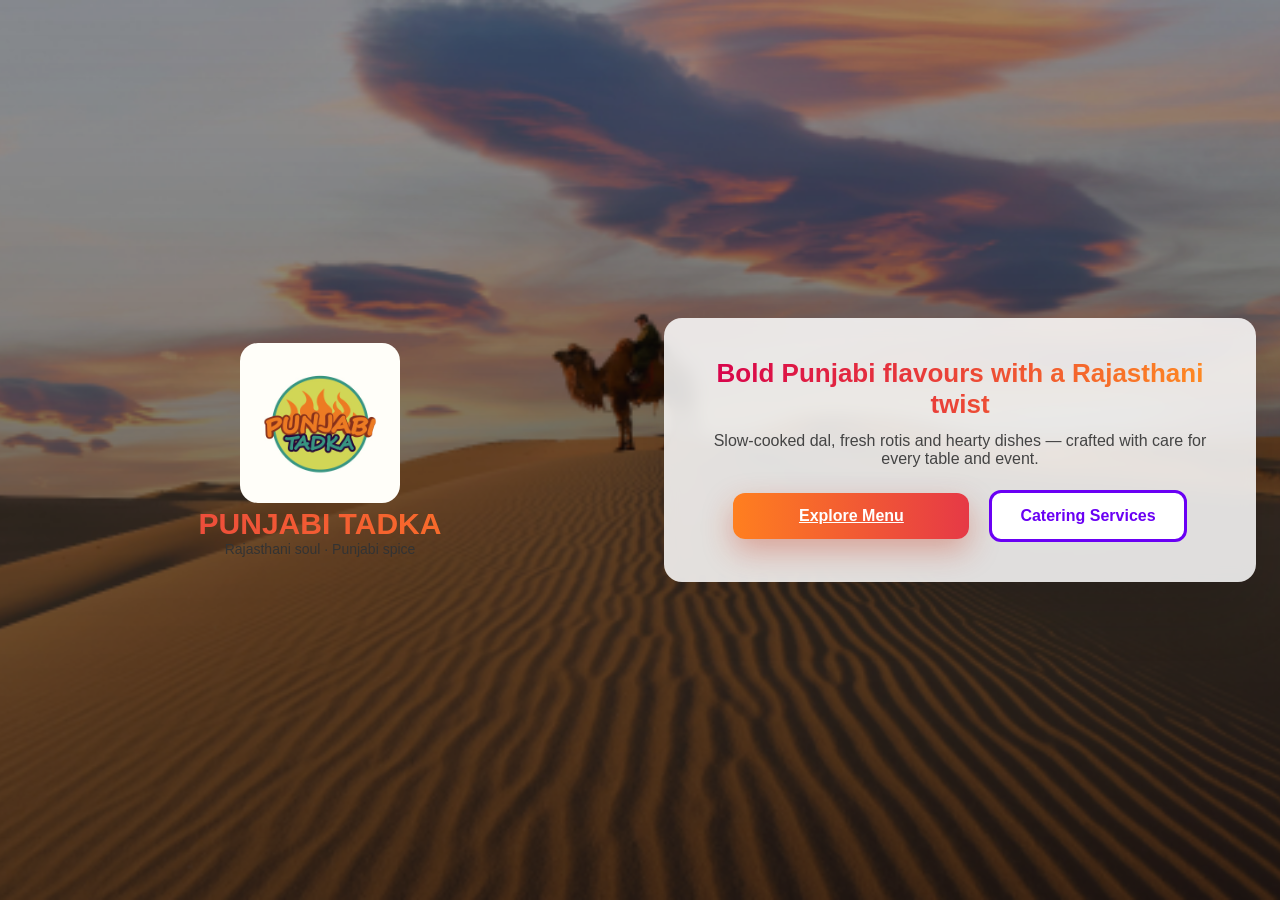
<file: index.html>
<!doctype html>
<html lang="en">
<head>
  <meta charset="utf-8" />
  <meta name="viewport" content="width=device-width,initial-scale=1" />
  <title>Punjabi Tadka — Home</title>
  <meta name="description" content="Punjabi Tadka — Bold Punjabi flavours with Rajasthani soul. Menu & Catering." />
  <link rel="stylesheet" href="styles.css">
</head>
<body>

  <header class="container header" role="banner">
    <img src="logo.jpg" alt="Punjabi Tadka Logo" class="logo" id="logo">
    <div class="brand">
      <div class="brand-name">PUNJABI TADKA</div>
      <div class="brand-sub">Rajasthani soul · Punjabi spice</div>
    </div>
  </header>

  <main id="home" class="container main">
    <section class="hero" aria-labelledby="hero-title">
      <h1 id="hero-title" class="hero-title">Bold Punjabi flavours with a Rajasthani twist</h1>
      <p class="hero-sub">Slow-cooked dal, fresh rotis and hearty dishes — crafted with care for every table and event.</p>

      <div class="buttons">
  <a href="menu.html" class="btn btn-primary">Explore Menu</a>
  <button class="btn btn-secondary" id="openCatering">Catering Services</button>
      </div>
    </section>
  </main>

  <div id="cateringModal" class="modal" aria-hidden="true" role="dialog" aria-label="Catering request form">
    <div class="modal-backdrop" id="backdrop"></div>
    <div class="modal-panel" role="document" aria-modal="true">
      <button class="modal-close" id="closeModal" aria-label="Close form">✕</button>
      <h2>Catering Request</h2>
      <form id="cateringForm" class="catering-form">
        <label>
          Name
          <input name="name" type="text" required>
        </label>

        <label>
          Phone
          <input name="phone" type="tel" required>
        </label>

        <label>
          Date of event
          <input name="date" type="date" required>
        </label>

        <label>
          Message / requirements
          <textarea name="message" rows="4" required></textarea>
        </label>

        <div class="form-actions">
          <button type="submit" class="btn btn-primary full">Submit Request</button>
          <button type="button" class="btn btn-ghost full" id="cancelBtn">Cancel</button>
        </div>
      </form>
    </div>
  </div>

<script>
  const openBtn = document.getElementById('openCatering');
  const modal = document.getElementById('cateringModal');
  const closeBtn = document.getElementById('closeModal');
  const cancelBtn = document.getElementById('cancelBtn');
  const backdrop = document.getElementById('backdrop');

  function showModal() {
    modal.classList.add('open');
    modal.setAttribute('aria-hidden', 'false');
    const first = modal.querySelector('input, textarea, button');
    if (first) first.focus();
    document.body.style.overflow = 'hidden';
  }
  function hideModal() {
    modal.classList.remove('open');
    modal.setAttribute('aria-hidden', 'true');
    document.body.style.overflow = '';
    openBtn.focus();
  }

  openBtn.addEventListener('click', showModal);
  closeBtn.addEventListener('click', hideModal);
  cancelBtn.addEventListener('click', hideModal);
  backdrop.addEventListener('click', hideModal);

  document.addEventListener('keydown', (e) => {
    if (e.key === 'Escape' && modal.classList.contains('open')) hideModal();
  });

  document.getElementById('cateringForm').addEventListener('submit', (e) => {
    e.preventDefault();
    const name = e.target.name.value || 'Guest';
    alert(`Thanks ${name}! Your catering request has been received (demo).`);
    hideModal();
    e.target.reset();
  });

  const reduce = window.matchMedia('(prefers-reduced-motion: reduce)');
  if (reduce && reduce.matches) {
    document.documentElement.classList.add('reduced-motion');
  }
</script>

</body>
</html>
</file>
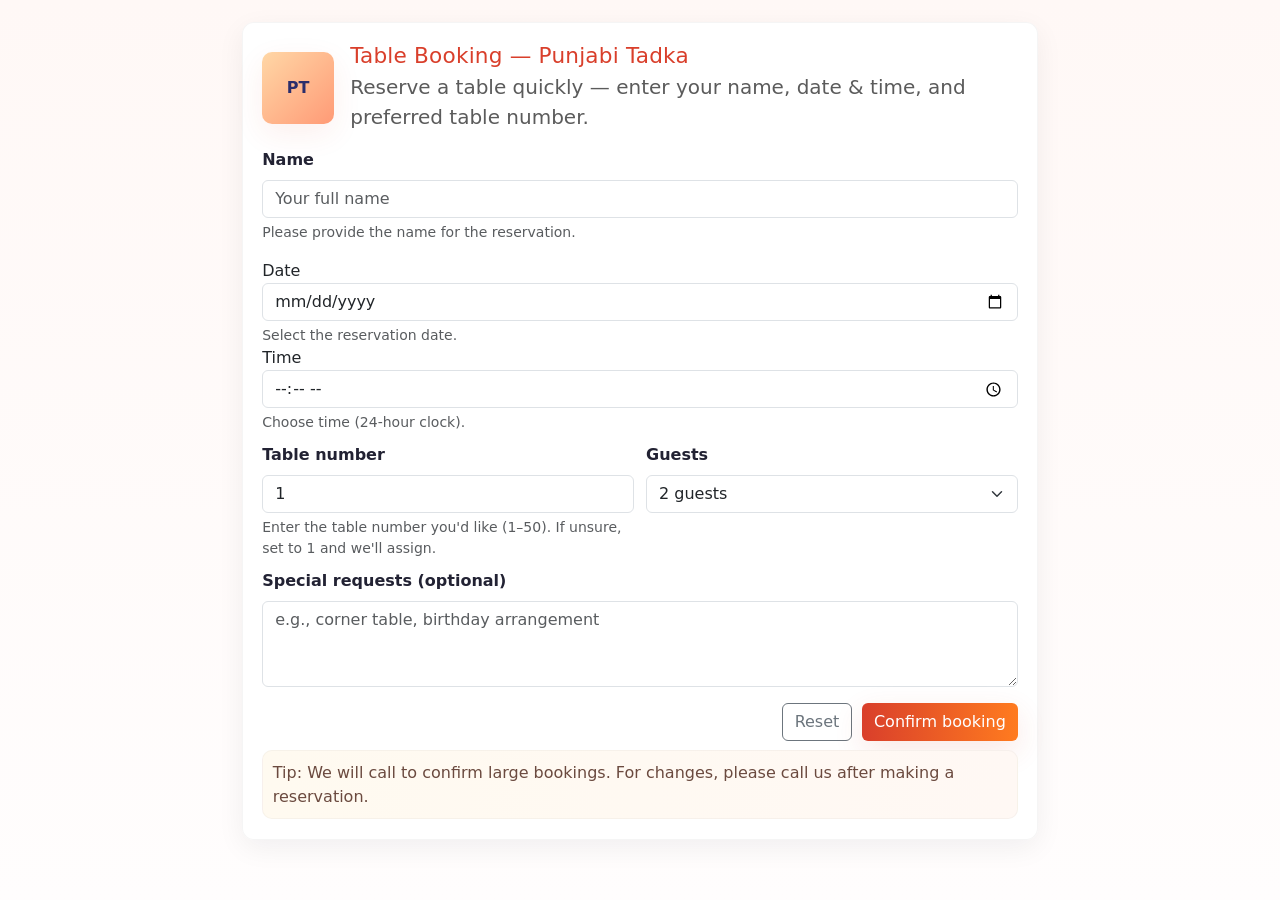
<file: booking.html>
<!doctype html>
<html lang="en">
<head>
  <meta charset="utf-8" />
  <meta name="viewport" content="width=device-width,initial-scale=1" />
  <title>Punjabi Tadka — Table Booking</title>

  <link href="https://cdn.jsdelivr.net/npm/bootstrap@5.3.3/dist/css/bootstrap.min.css" rel="stylesheet">

  <style>
    :root{
      --bg: linear-gradient(180deg,#fff8f6 0%, #fffdfd 100%);
      --accent: #d93f2b;   /* warm red */
      --muted: #5b5b5b;
      --card: rgba(255,255,255,0.96);
      --radius: 12px;
      --maxw: 820px;
    }

    html,body{ height:100%; margin:0; font-family: system-ui, -apple-system, "Segoe UI", Roboto, "Helvetica Neue", Arial; -webkit-font-smoothing:antialiased; }
    body{
      background: var(--bg);
      color:#111827;
      padding:1.4rem 1rem;
      display:flex;
      justify-content:center;
    }

    .container {
      width:100%;
      max-width:var(--maxw);
    }

    .card {
      background:var(--card);
      border-radius:var(--radius);
      padding:1.2rem;
      box-shadow: 0 8px 28px rgba(20,20,30,0.06);
      border:1px solid rgba(0,0,0,0.04);
    }

    header.page-header {
      display:flex;
      gap:1rem;
      align-items:center;
      margin-bottom:1rem;
    }

    .brand {
      width:72px;
      height:72px;
      border-radius:10px;
      background: linear-gradient(135deg,#ffd7a6,#ff9a76);
      box-shadow: 0 10px 30px rgba(217,63,43,0.08);
      display:flex;
      align-items:center;
      justify-content:center;
      font-weight:700;
      color:#2b2d6b;
      flex-shrink:0;
    }

    h1 {
      margin:0;
      font-size:1.35rem;
      color:var(--accent);
      letter-spacing:0.2px;
    }

    .lead { color:var(--muted); margin-top:0.25rem; }

    form .form-label { font-weight:600; color:#223; }
    .form-control:focus, .form-select:focus {
      box-shadow: 0 6px 22px rgba(217,63,43,0.08);
      border-color: rgba(217,63,43,0.7);
    }

    .row-gap { gap: 0.75rem; display:grid; grid-template-columns:1fr; }
    @media(min-width:720px){ .row-gap { grid-template-columns: repeat(2, 1fr); } }

    .actions {
      display:flex;
      gap:.6rem;
      justify-content:flex-end;
      margin-top:.8rem;
    }

    .btn-primary {
      background: linear-gradient(90deg,var(--accent), #ff7b1f);
      border:0;
      box-shadow: 0 10px 30px rgba(217,63,43,0.12);
    }

    .note {
      margin-top:.6rem;
      padding:.6rem;
      border-radius:10px;
      background:linear-gradient(90deg,#fffaf0,#fff8f4);
      border:1px solid rgba(0,0,0,0.03);
      color:#6b4a3f;
    }

    .confirmation {
      margin-top:1rem;
      padding:.9rem;
      border-radius:10px;
      border-left:4px solid #16a34a;
      background:#f6fffa;
      display:none;
    }

    .sr-only { position:absolute; width:1px; height:1px; padding:0; margin:-1px; overflow:hidden; clip:rect(0,0,0,0); white-space:nowrap; border:0; }

  </style>
</head>
<body>
  <div class="container">
    <div class="card" role="region" aria-labelledby="booking-heading">
      <header class="page-header">
        <div class="brand" aria-hidden="true">PT</div>
        <div>
          <h1 id="booking-heading">Table Booking — Punjabi Tadka</h1>
          <div class="lead">Reserve a table quickly — enter your name, date & time, and preferred table number.</div>
        </div>
      </header>

      <form id="bookingForm" action="/Booking" method="post" novalidate>
        <div class="mb-3">
          <label for="username" class="form-label">Name</label>
          <input id="username" name="username" type="text" class="form-control" placeholder="Your full name" autocomplete="name" required minlength="2" />
          <div class="form-text">Please provide the name for the reservation.</div>
        </div>

        <div class=\"row-gap\" aria-hidden=\"false\">
          <div>
            <label for=\"date\" class=\"form-label\">Date</label>
            <input id="date" name="date" type="date" class="form-control" required aria-required="true" />
            <div class="form-text">Select the reservation date.</div>
          </div>

          <div>
            <label for=\"time\" class=\"form-label\">Time</label>
            <input id="time" name="time" type="time" class="form-control" required />
            <div class="form-text">Choose time (24-hour clock).</div>
          </div>
        </div>

        <div class="row-gap" style="margin-top:.6rem;">
          <div>
            <label for="tableNumber" class="form-label">Table number</label>
            <input id="tableNumber" name="table" type="number" class="form-control" min="1" max="50" value="1" required />
            <div class="form-text">Enter the table number you'd like (1–50). If unsure, set to 1 and we'll assign.</div>
          </div>

          <div>
            <label for="guests" class="form-label">Guests</label>
            <select id="guests" name="guests" class="form-select" aria-label="Number of guests">
              <option value="1">1 guest</option>
              <option value="2" selected>2 guests</option>
              <option value="3">3 guests</option>
              <option value="4">4 guests</option>
              <option value="5">5 guests</option>
              <option value="6">6+ guests</option>
            </select>
          </div>
        </div>

        <div class="mb-3" style="margin-top:.6rem;">
          <label for="notes" class="form-label">Special requests (optional)</label>
          <textarea id="notes" name="notes" class="form-control" rows="3" placeholder="e.g., corner table, birthday arrangement"></textarea>
        </div>

        <div class="actions">
          <button type="reset" class="btn btn-outline-secondary">Reset</button>
          <button id="submitBtn" type="submit" class="btn btn-primary">Confirm booking</button>
        </div>
      </form>

      <div id="confirmation" class="confirmation" role="status" aria-live="polite">
        <strong>Booking received!</strong>
        <div id="confirmationText" style="margin-top:.35rem; color:#064e3b;"></div>
      </div>

      <div class="note" role="note">
        Tip: We will call to confirm large bookings. For changes, please call us after making a reservation.
      </div>
    </div>
  </div>

  <script src="https://cdn.jsdelivr.net/npm/bootstrap@5.3.3/dist/js/bootstrap.bundle.min.js"></script>

  <script>
    (function(){
      const form = document.getElementById('bookingForm');
      const confirmation = document.getElementById('confirmation');
      const confirmationText = document.getElementById('confirmationText');

      form.addEventListener('submit', function (e) {
        if (!form.checkValidity()) {
          // let the browser show validation UI
          // let the browser show validation UI
          form.reportValidity();
          e.preventDefault();
          return;
        }

        const data = {
          username: form.username.value.trim(),
          date: form.date.value,
          time: form.time.value,
          table: form.table.value,
          guests: form.guests.value,
          notes: form.notes.value.trim()
        };

        if (!data.date || !data.time) {
          alert('Please select both date and time for the booking.');
          return;
        }

        confirmationText.textContent =
          `${data.username || 'Guest'}, your table request for ${data.guests} guest(s) on ${data.date} at ${data.time} (table ${data.table}) has been received. We'll contact you to confirm.`;

        confirmation.style.display = 'block';
        confirmation.scrollIntoView({behavior:'smooth', block:'center'});
        confirmation.focus?.();

        setTimeout(()=> form.reset(), 1200);
      });
    })();
  </script>
</body>
</html>
</file>
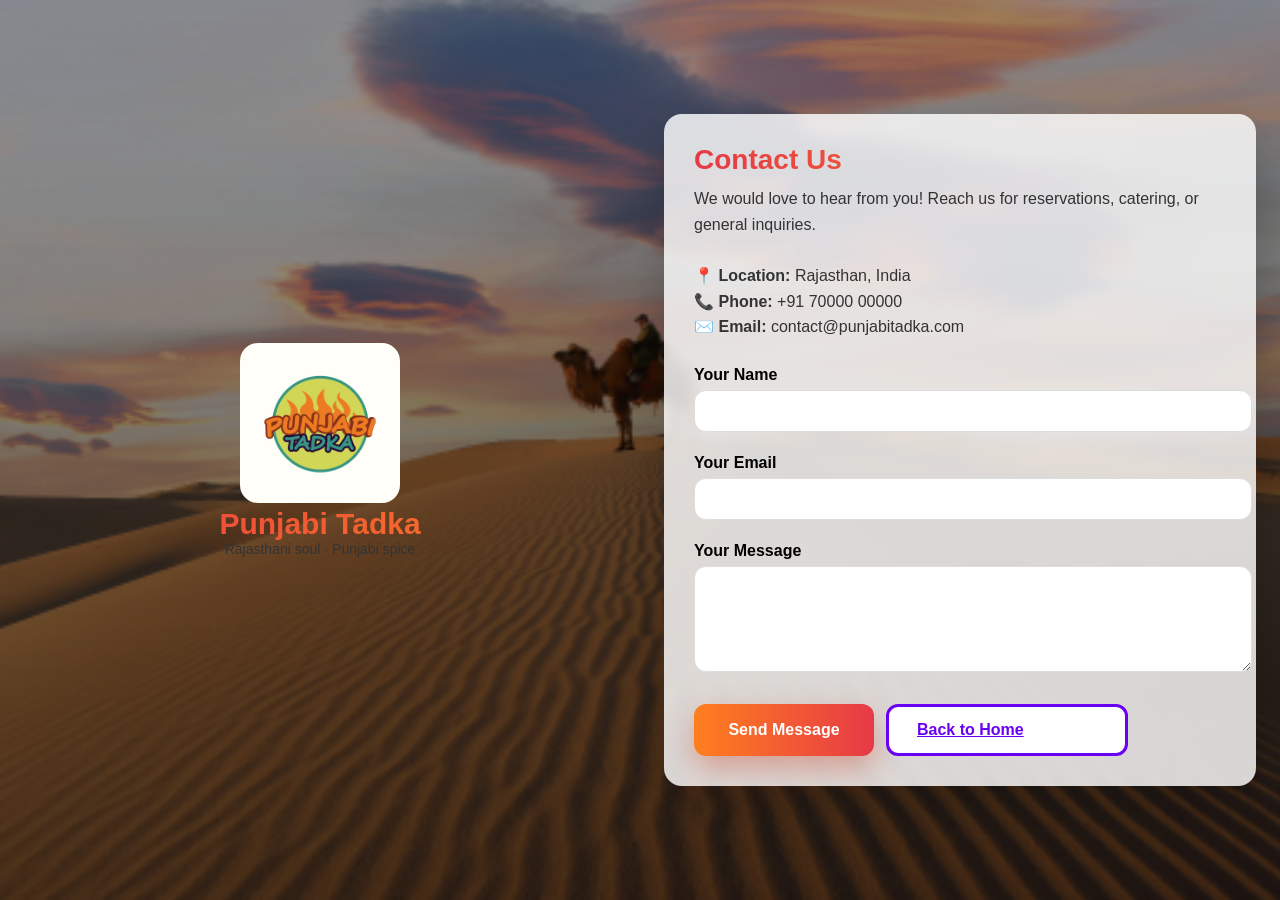
<file: contact.html>
<!doctype html>
<html lang="en">
<head>
  <meta charset="utf-8">
  <meta name="viewport" content="width=device-width,initial-scale=1">
  <title>Contact — Punjabi Tadka</title>
  <link rel="stylesheet" href="styles.css">

  <style>
    /* Additional contact-page specific styling */
    .contact-box{
      background: rgba(255,255,255,0.82);
      backdrop-filter: blur(6px);
      padding: 30px;
      border-radius: 18px;
      box-shadow: 0 20px 50px rgba(0,0,0,0.22);
      max-width: 600px;
      margin: 40px auto;
      text-align: left;
      animation: fadeUp .8s ease;
    }

    @keyframes fadeUp {
      from { opacity:0; transform: translateY(25px); }
      to   { opacity:1; transform: translateY(0); }
    }

    .contact-box h2{
      margin-top: 0;
      font-size: 28px;
      font-weight: 800;
      background: linear-gradient(90deg,#e63946,#ff8a23);
      background-clip: text;
      -webkit-background-clip: text;
      color:transparent;
      margin-bottom: 10px;
    }

    .contact-info{
      margin-top: 10px;
      margin-bottom: 26px;
      color:#333;
      line-height: 1.6;
    }

    .contact-form label{
      font-weight:700;
      display:block;
      margin-top:14px;
      margin-bottom:6px;
    }

    .contact-form input,
    .contact-form textarea{
      width:100%;
      padding:12px;
      border-radius:12px;
      border:1px solid #ddd;
      background:white;
      font-size:14px;
      margin-bottom: 8px;
    }

    .btn-row{
      margin-top:20px;
      display:flex;
      gap:12px;
      justify-content:flex-start;
    }
  </style>
</head>

<body>

  <header class="container header">
    <img src="logo.jpg" alt="Punjabi Tadka" class="logo">
    <div class="brand">
      <div class="brand-name">Punjabi Tadka</div>
      <div class="brand-sub">Rajasthani soul · Punjabi spice</div>
    </div>
  </header>

  <div class="container">
    <div class="contact-box">
      
      <h2>Contact Us</h2>

      <div class="contact-info">
        We would love to hear from you!  
        Reach us for reservations, catering, or general inquiries.
        <br><br>
        📍 <strong>Location:</strong> Rajasthan, India  
        <br>
        📞 <strong>Phone:</strong> +91 70000 00000  
        <br>
        ✉️ <strong>Email:</strong> contact@punjabitadka.com
      </div>

      <form class="contact-form" id="contactForm">
        
        <label>Your Name</label>
        <input type="text" name="name" required>

        <label>Your Email</label>
        <input type="email" name="email" required>

        <label>Your Message</label>
        <textarea name="message" rows="5" required></textarea>

        <div class="btn-row">
          <button type="submit" class="btn btn-primary">Send Message</button>
          <a href="menu.html" class="btn btn-secondary">Back to Home</a>
        </div>
      </form>

    </div>
  </div>

<script>
  document.getElementById("contactForm").addEventListener("submit", (e)=>{
    e.preventDefault();
    const name = e.target.name.value || "Guest";
    alert(`Thank you ${name}! Your message has been received (demo).`);
    e.target.reset();
  });
</script>

</body>
</html>
</file>
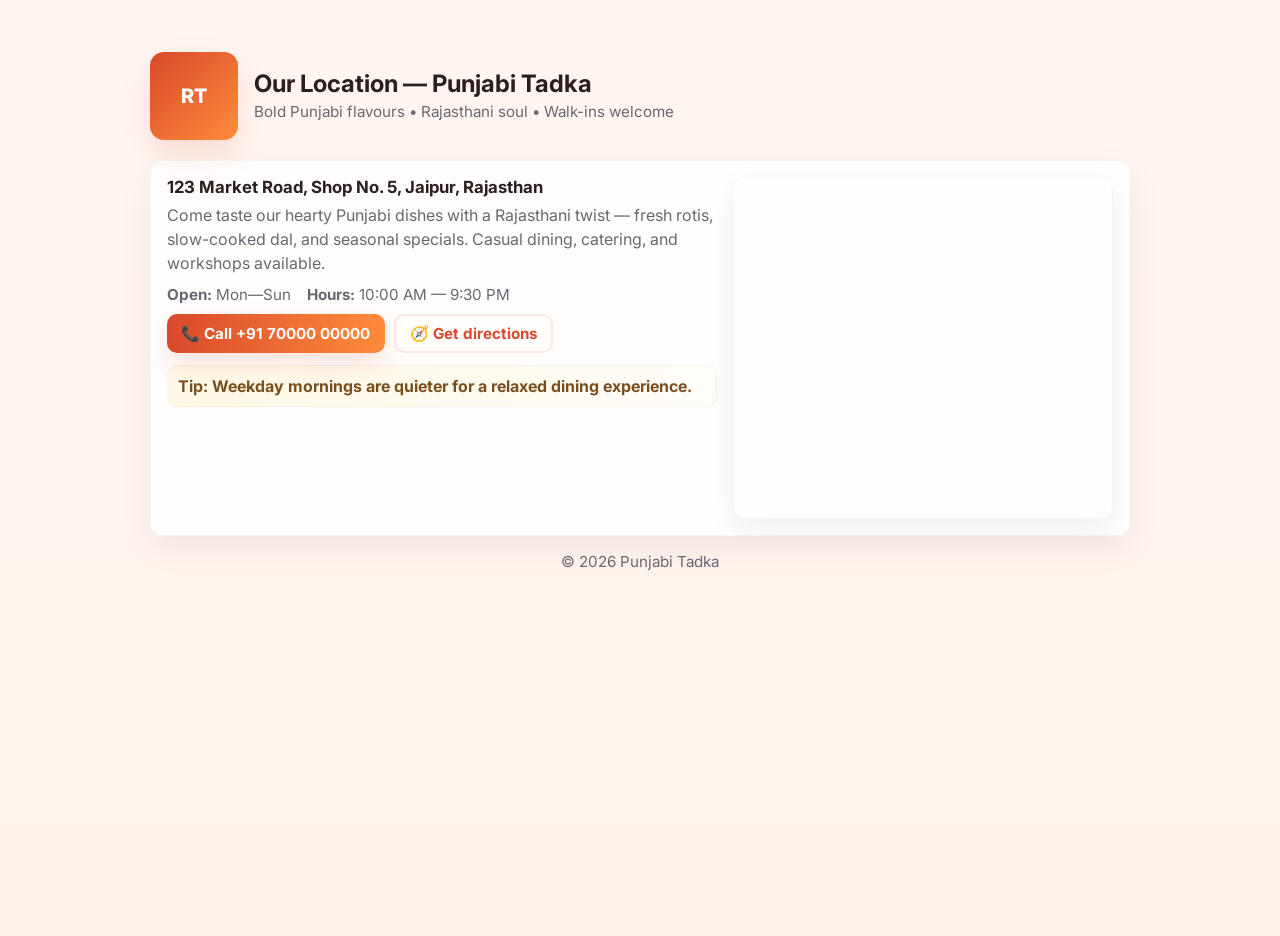
<file: location.html>
<!doctype html>
<html lang="en">
<head>
  <meta charset="utf-8" />
  <meta name="viewport" content="width=device-width,initial-scale=1" />
  <title>Punjabi Tadka — Our Location</title>
  <meta name="description" content="Punjabi Tadka — Visit our restaurant. Click to call or get directions." />
  <link href="https://fonts.googleapis.com/css2?family=Inter:wght@300;400;600&display=swap" rel="stylesheet">

  <style>
    :root{
      --bg: linear-gradient(180deg,#fff6f1 0%, #fff2ea 100%);
      --card: #ffffffdd;
      --accent: #d9492b; /* spice red */
      --accent-2: #ff8b3b; /* orange */
      --muted: #6b6772;
      --radius: 12px;
      --maxw: 980px;
    }

    html,body{
      height:100%;
      margin:0;
      font-family: Inter, system-ui, -apple-system, "Segoe UI", Roboto, "Helvetica Neue", Arial;
      background: var(--bg);
      -webkit-font-smoothing:antialiased;
      -moz-osx-font-smoothing:grayscale;
      color:#1c1b1f;
    }

    .wrap{
      max-width: var(--maxw);
      margin: 2.25rem auto;
      padding: 1rem;
    }

    header.site-header{
      display:flex;
      align-items:center;
      gap:1rem;
      margin-bottom:1.25rem;
    }

    .logo {
      width:88px;
      height:88px;
      border-radius:14px;
      display:flex;
      align-items:center;
      justify-content:center;
      font-weight:800;
      color:white;
      background: linear-gradient(135deg,var(--accent),var(--accent-2));
      box-shadow: 0 12px 30px rgba(217,73,43,0.16);
      flex-shrink:0;
      font-family: "Baloo 2", Inter, sans-serif;
      font-size:20px;
    }

    h1{
      margin:0;
      font-size:1.5rem;
      color:#2b1f1f;
      line-height:1.05;
    }
    .subtitle{
      margin-top:6px;
      color:var(--muted);
      font-size:0.95rem;
    }

    main.card{
      background:var(--card);
      border-radius:var(--radius);
      padding:1rem;
      box-shadow: 0 12px 36px rgba(20,18,18,0.06);
      border:1px solid rgba(10,10,10,0.03);
    }

    .grid{
      display:grid;
      gap:1rem;
      grid-template-columns: 1fr;
    }
    @media(min-width:820px){
      .grid{ grid-template-columns: 1fr 380px; align-items:start; }
    }

    .address {
      font-size:1.05rem;
      color:#2b1f1f;
      font-weight:700;
      margin-bottom:0.4rem;
    }
    .details p{
      margin:0 0 .6rem 0;
      color:var(--muted);
      line-height:1.5;
    }

    .actions{
      display:flex;
      gap:.6rem;
      margin-top:.6rem;
      flex-wrap:wrap;
    }
    .btn{
      display:inline-flex;
      align-items:center;
      gap:.6rem;
      padding:.56rem .9rem;
      border-radius:10px;
      text-decoration:none;
      font-weight:700;
      border:0;
      cursor:pointer;
      font-size:0.95rem;
    }
    .btn-call{
      background: linear-gradient(90deg,var(--accent), var(--accent-2));
      color:white;
      box-shadow:0 10px 26px rgba(217,73,43,0.16);
    }
    .btn-directions{
      background:transparent;
      border:2px solid rgba(217,73,43,0.12);
      color:var(--accent);
      padding:.5rem .85rem;
    }
    .btn:focus{ outline:3px solid rgba(217,73,43,0.12); outline-offset:3px; }

    .hours{
      margin-top: .6rem;
      display:flex;
      gap:1rem;
      flex-wrap:wrap;
      color:var(--muted);
      font-size:.95rem;
    }

    /* Map container */
    .map-wrap{
      border-radius: 12px;
      overflow:hidden;
      border:1px solid rgba(10,10,10,0.03);
      box-shadow: 0 10px 30px rgba(10,10,20,0.06);
    }
    .map-wrap iframe{
      width:100%;
      height:340px;
      border:0;
      display:block;
    }

    footer{
      margin-top:1rem;
      color:var(--muted);
      font-size:0.95rem;
      text-align:center;
    }

    /* small decorative card for note */
    .note{
      margin-top:.8rem;
      padding:.6rem;
      background: linear-gradient(90deg,#fff8e6,#fffdf8);
      border-radius:10px;
      border:1px solid rgba(0,0,0,0.03);
      color:#7a4f1f;
      font-weight:700;
    }

    .sr-only{ position:absolute; width:1px; height:1px; padding:0; margin:-1px; overflow:hidden; clip:rect(0,0,0,0); white-space:nowrap; border:0; }
  </style>
</head>
<body>
  <div class="wrap">

    <header class="site-header" role="banner">
      <div class="logo" aria-hidden="true">RT</div>
      <div>
        <h1>Our Location — Punjabi Tadka</h1>
        <div class="subtitle">Bold Punjabi flavours • Rajasthani soul • Walk-ins welcome</div>
      </div>
    </header>

    <main class="card" role="main" aria-labelledby="location-heading">
      <div class="grid">
        <section id="location-heading" class="details" aria-labelledby="address-label">
          <!-- Replace this address with your exact street/shop if you want -->
          <div id="address-label" class="address">123 Market Road, Shop No. 5, Jaipur, Rajasthan</div>

          <p>Come taste our hearty Punjabi dishes with a Rajasthani twist — fresh rotis, slow-cooked dal, and seasonal specials. Casual dining, catering, and workshops available.</p>

          <div class="hours" aria-label="Opening hours">
            <div><strong>Open:</strong> Mon—Sun</div>
            <div><strong>Hours:</strong> 10:00 AM — 9:30 PM</div>
          </div>

          <div class="actions" aria-hidden="false">
            <a class="btn btn-call" href="tel:+917000000000" aria-label="Call Punjabi Tadka at +91 70000 00000">📞 Call +91 70000 00000</a>

            <a class="btn btn-directions" target="_blank" rel="noopener noreferrer"
               href="https://www.google.com/maps/dir/?api=1&destination=123+Market+Road+Shop+No+5+Jaipur+Rajasthan">
              🧭 Get directions
            </a>
          </div>

          <div class="note" role="note">
            Tip: Weekday mornings are quieter for a relaxed dining experience.
          </div>
        </section>

        <aside class="map-wrap" aria-label="Map showing Punjabi Tadka location">
          <iframe
            loading="lazy"
            title="Map: Punjabi Tadka — 123 Market Road Shop No. 5, Jaipur"
            src="https://www.google.com/maps?q=123+Market+Road+Shop+No+5+Jaipur+Rajasthan&output=embed"
            referrerpolicy="no-referrer-when-downgrade"></iframe>
        </aside>
      </div>
    </main>

    <footer>
      <div>© <span id="year"></span> Punjabi Tadka</div>
      <div class="sr-only">Address: 123 Market Road, Shop No. 5, Jaipur, Rajasthan.</div>
    </footer>
  </div>

  <script>
    document.getElementById('year').textContent = new Date().getFullYear();
  </script>
</body>
</html>
</file>
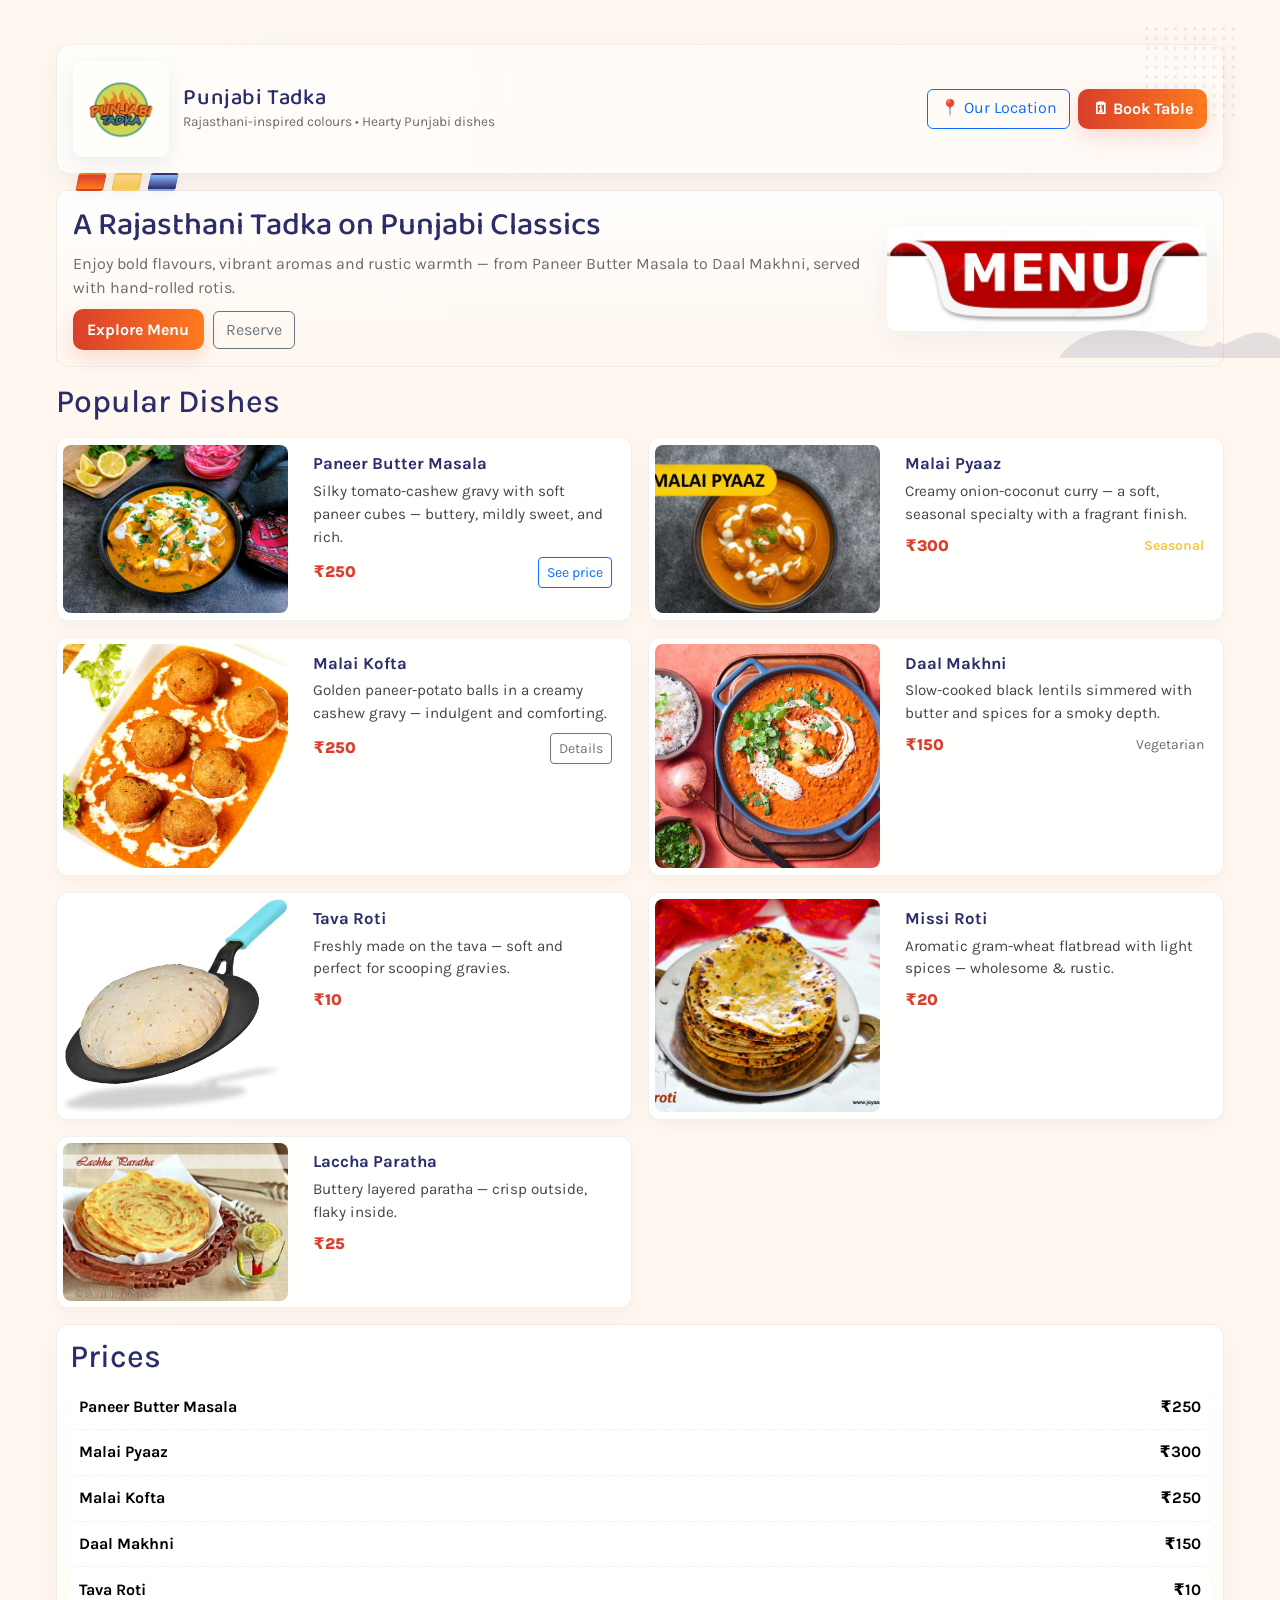
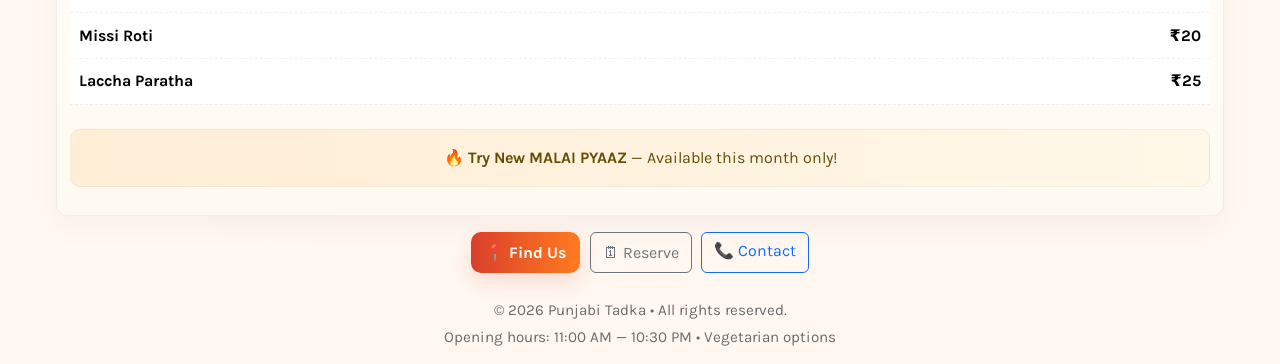
<file: menu.html>
<!doctype html>
<html lang="en">
<head>
  <meta charset="utf-8" />
  <meta name="viewport" content="width=device-width,initial-scale=1" />
  <title>Punjabi Tadka — Rajasthani Tadka ✦</title>
  <meta name="description" content="Punjabi Tadka with a colorful Rajasthani theme — paneer, kofta, daal and fresh rotis. Book a table.">

  <link href="https://fonts.googleapis.com/css2?family=Baloo+2:wght@600;800&family=Karla:wght@300;400;700&display=swap" rel="stylesheet">

  <link href="https://cdn.jsdelivr.net/npm/bootstrap@5.3.3/dist/css/bootstrap.min.css" rel="stylesheet">

  <style>
    /* -------------------------
       Color palette (Rajasthan)
       ------------------------- */
    :root{
      --bg1: #fff7f0;           /* warm paper */
      --accent: #d93f2b;        /* deep red */
      --accent-2: #ff7b1f;      /* saffron */
      --indigo: #2b2d6b;        /* indigo blue */
      --mustard: #f2c94c;       /* mustard yellow */
      --card-bg: rgba(255,255,255,0.92);
      --muted: #6b6b6b;
      --pattern-opacity: .11;
      --glass-border: rgba(0,0,0,0.06);
    }

    /* -------------------------
       Base & typography
       ------------------------- */
    html,body{height:100%;}
    body{
      margin:0;
      font-family: "Karla", system-ui, -apple-system, "Segoe UI", Roboto, Arial;
      background: radial-gradient(circle at 10% 10%, #fff9f2 0%, var(--bg1) 30%), linear-gradient(180deg, rgba(255,255,255,0.6), rgba(255,244,236,0.7));
      color:#222;
      -webkit-font-smoothing:antialiased;
    }

    .page {
      max-width:1200px;
      margin:1.75rem auto;
      padding:1rem;
    }

    /* -------------------------
       Decorative header with SVG pattern
       ------------------------- */
    header.site-header{
      display:flex;
      align-items:center;
      justify-content:space-between;
      gap:1rem;
      margin-bottom:1rem;
      position:relative;
      padding:1rem;
      border-radius:14px;
      overflow:visible;
      background:
        radial-gradient(800px 200px at -10% -20%, rgba(255,123,100,0.06), transparent 20%),
        linear-gradient(90deg, rgba(255,255,255,0.65), rgba(255,255,255,0.4));
      box-shadow: 0 10px 30px rgba(25,18,10,0.06);
      border:1px solid var(--glass-border);
    }

    .brand { display:flex; align-items:center; gap:0.9rem;}
    .brand img{
      width:96px; height:96px; object-fit:cover;
      border-radius:12px;
      box-shadow: 0 8px 20px rgba(43,45,107,0.08);
      border:3px solid rgba(255,255,255,0.85);
    }
    .brand h1{
      margin:0; font-family:"Baloo 2", "Karla", sans-serif; font-size:1.4rem; letter-spacing:.6px;
      color:var(--indigo);
      text-shadow: 0 1px 0 rgba(255,255,255,0.6);
    }
    .brand small{display:block; color:var(--muted); font-size:.85rem;}

    /* -------------------------
       Rajasthani pennants & camel (SVG) animations in hero
       ------------------------- */
    .hero {
      border-radius:12px;
      margin-top:0.6rem;
      overflow:visible;
      position:relative;
      padding:1rem;
      background: linear-gradient(180deg, rgba(255,255,255,0.85), rgba(255,247,238,0.9));
      border:1px solid var(--glass-border);
    }

    /* floating pennants */
    .pennant {
      position:absolute;
      left:1.25rem;
      top:-18px;
      display:flex;
      gap:8px;
      z-index:4;
      transform-origin:center;
      animation: pennant-sway 6s ease-in-out infinite;
    }
    .pennant span{
      display:inline-block;
      width:28px; height:18px;
      border-radius:3px;
      transform:skewX(-12deg);
      box-shadow: 0 4px 14px rgba(43,45,107,0.06);
      border:2px solid rgba(0,0,0,0.04);
    }
    .pennant .p1{ background: linear-gradient(180deg,var(--accent), var(--accent-2)); }
    .pennant .p2{ background: linear-gradient(180deg,#ffd18a, var(--mustard)); }
    .pennant .p3{ background: linear-gradient(180deg,#8fb9ff, #2b2d6b); }

    @keyframes pennant-sway {
      0%,100%{ transform: translateY(0) rotate(-1deg); }
      50%{ transform: translateY(6px) rotate(3deg); }
    }

    /* drifting camel silhouette */
    .camel {
      position:absolute;
      right:-60px;
      bottom:-20px;
      width:240px; height:120px;
      opacity:0.12;
      transform:translateX(0) scale(1);
      animation: camel-walk 14s linear infinite;
      z-index:1;
    }
    @keyframes camel-walk {
      0%{ transform: translateX(0) scale(1) rotate(0deg); opacity:0.12; }
      50%{ transform: translateX(-18px) scale(1.02) rotate(-1deg); opacity:0.14; }
      100%{ transform: translateX(0) scale(1) rotate(0deg); opacity:0.12; }
    }

    /* -------------------------
       Menu grid cards with animation
       ------------------------- */
    .menu-grid {
      display:grid; gap:1rem;
      grid-template-columns: 1fr;
      margin-top:1rem;
    }
    @media(min-width:880px){ .menu-grid{ grid-template-columns: repeat(2,1fr); } }
    .menu-card{
      display:flex; gap:0.8rem; align-items:stretch;
      background:var(--card-bg); border-radius:12px; overflow:hidden;
      border:1px solid var(--glass-border); padding:0.4rem;
      transform-origin:center;
      transition: transform .28s cubic-bezier(.2,.9,.2,1), box-shadow .28s;
      box-shadow: 0 6px 18px rgba(18,18,18,0.04);
      animation: card-entrance .6s ease both;
    }
    .menu-card:hover{
      transform: translateY(-6px) scale(1.01);
      box-shadow: 0 18px 40px rgba(43,45,107,0.09);
    }
    @keyframes card-entrance {
      from { transform: translateY(18px); opacity:0; }
      to { transform: translateY(0); opacity:1; }
    }
    .menu-card figure{ width:40%; margin:0; border-radius:8px; overflow:hidden; }
    .menu-card img{ width:100%; height:100%; object-fit:cover; display:block; transition: transform .6s ease; }
    .menu-card:hover img{ transform: scale(1.08) rotate(-0.8deg); }

    .menu-card .content{ padding:0.6rem 0.8rem; flex:1; }
    .menu-card h3{ margin:0 0 0.35rem 0; font-size:1.05rem; color:var(--indigo); font-weight:700; }
    .menu-card p{ margin:0 0 .5rem 0; color:#444; font-size:.95rem; }
    .price{ font-weight:800; color:var(--accent); font-size:1rem; }

    /* subtle decorative corner motif */
    .corner-motif {
      position:absolute; top:-18px; right:-18px; width:96px; height:96px; opacity:var(--pattern-opacity);
      pointer-events:none;
    }

    /* -------------------------
       Prices table (card-like)
       ------------------------- */
    .prices-table{
      margin-top:1rem;
      padding:0.8rem;
      border-radius:12px;
      background:linear-gradient(180deg, rgba(255,255,255,0.95), rgba(255,250,240,0.95));
      border:1px solid var(--glass-border);
      box-shadow: 0 10px 30px rgba(18,18,18,0.04);
    }
    .prices-table table{ width:100%; border-collapse:collapse; font-weight:700; }
    .prices-table td{ padding:0.65rem 0.6rem; border-bottom:1px dashed rgba(0,0,0,0.06); }

    /* CTA */
    .cta-row { margin-top:1rem; display:flex; gap:.6rem; justify-content:center; flex-wrap:wrap; }
    .btn-theme {
      background: linear-gradient(90deg,var(--accent), var(--accent-2));
      border:0; color:white; font-weight:700; border-radius:10px; padding:0.52rem 0.9rem;
      box-shadow: 0 8px 20px rgba(217,63,43,0.16); transition: transform .18s ease, box-shadow .18s;
    }
    .btn-theme:hover{ transform:translateY(-3px); box-shadow:0 18px 36px rgba(43,45,107,0.12); }

    /* footer */
    footer{ margin-top:1.6rem; text-align:center; color:var(--muted); font-size:.95rem; }

    /* focus outline for a11y */
    a:focus, button:focus, input:focus, select:focus, textarea:focus {
      outline:3px solid rgba(255,123,100,0.12); outline-offset:3px;
    }

    /* Booking success animation */
    .booking-success{
      display:flex; gap:1rem; align-items:center; justify-content:center; padding:1rem 1.4rem;
      color: #0a5814; background:linear-gradient(90deg,#e9fff0,#f6fff6); border-radius:12px; border:1px solid rgba(10,88,20,0.08);
      box-shadow: 0 8px 28px rgba(10,88,20,0.05);
      transform-origin:center; animation: success-pop .9s ease;
    }
    @keyframes success-pop {
      0%{ transform:scale(.86); opacity:0; }
      60%{ transform:scale(1.04); opacity:1; }
      100%{ transform:scale(1); opacity:1; }
    }

    /* small screens tweaks */
    @media(max-width:520px){
      .brand img{ width:72px; height:72px; }
      .menu-card{ flex-direction:column; }
      .menu-card figure{ width:100%; height:180px; }
    }
  </style>
</head>
<body>
  <main class="page" aria-labelledby="main-title">

    <header class="site-header" role="banner" aria-hidden="false">
      <div class="brand">
        <img src="logo.jpg" alt="Punjabi Tadka logo" loading="lazy">
        <div>
          <h1 id="main-title">Punjabi Tadka</h1>
          <small>Rajasthani-inspired colours • Hearty Punjabi dishes</small>
        </div>
      </div>

      <nav aria-label="Top actions">
        <div class="d-flex gap-2">
          <a class="btn btn-outline-primary" href="location.html">📍 Our Location</a>
          <button class="btn btn-theme" data-bs-toggle="modal" data-bs-target="#bookingModal">🗓 Book Table</button>
        </div>
      </nav>

      <svg class="corner-motif" viewBox="0 0 100 100" aria-hidden="true">
        <defs>
          <pattern id="dots" width="10" height="10" patternUnits="userSpaceOnUse">
            <circle cx="2" cy="2" r="1.4" fill="#2b2d6b"/>
          </pattern>
        </defs>
        <rect x="0" y="0" width="100" height="100" fill="url(#dots)"></rect>
      </svg>
    </header>

    <section class="hero" aria-labelledby="hero-heading">
      <div class="pennant" aria-hidden="true">
        <span class="p1"></span><span class="p2"></span><span class="p3"></span>
      </div>

      <div style="display:flex; gap:1rem; align-items:center; justify-content:space-between; flex-wrap:wrap;">
        <div style="flex:1; min-width:260px;">
          <h2 id="hero-heading" style="margin:0 0 .4rem 0; color:var(--indigo); font-family:'Baloo 2', 'Karla'">
            A Rajasthani Tadka on Punjabi Classics
          </h2>
          <p style="margin:0 0 .6rem 0; color:var(--muted);">
            Enjoy bold flavours, vibrant aromas and rustic warmth — from Paneer Butter Masala to Daal Makhni, served with hand-rolled rotis.
          </p>

          <div style="display:flex; gap:.6rem; align-items:center; margin-top:.4rem;">
            <a class="btn btn-theme" href="menu.html">Explore Menu</a>
            <button class="btn btn-outline-secondary" data-bs-toggle="modal" data-bs-target="#bookingModal">Reserve</button>
          </div>
        </div>

        <figure style="width:320px; max-width:45%; margin:0;">
          <img src="menu.jpg" alt="Menu preview" style="width:100%; border-radius:10px; box-shadow:0 12px 30px rgba(43,45,107,0.06);" loading="lazy">
        </figure>
      </div>

      <svg class="camel" viewBox="0 0 300 140" aria-hidden="true">
        <g fill="#2b2d6b">
          <path d="M20 110 C40 80 80 70 120 76 C140 78 162 86 178 92 C190 96 210 98 230 92 C240 88 252 78 270 78 C282 78 292 82 300 90 L298 110 L20 110 Z"/>
          <circle cx="60" cy="94" r="6"/>
          <circle cx="220" cy="96" r="6"/>
        </g>
      </svg>
    </section>

    <section aria-labelledby="menu-heading">
      <h2 id="menu-heading" style="margin:1rem 0 0.6rem 0; color:var(--indigo)">Popular Dishes</h2>

      <div class="menu-grid" role="list">
        <article class="menu-card" role="listitem" aria-labelledby="dish-pbm">
          <figure><img src="pbm.jpg" alt="Paneer Butter Masala" loading="lazy"></figure>
          <div class="content">
            <h3 id="dish-pbm">Paneer Butter Masala</h3>
            <p>Silky tomato-cashew gravy with soft paneer cubes — buttery, mildly sweet, and rich.</p>
            <div class="d-flex justify-content-between align-items-center">
              <div class="price">₹250</div>
              <button class="btn btn-sm btn-outline-primary" onclick="scrollToPrices()">See price</button>
            </div>
          </div>
        </article>

        <article class="menu-card" role="listitem" aria-labelledby="dish-mp">
          <figure><img src="mp.jpg" alt="Malai Pyaaz" loading="lazy"></figure>
          <div class="content">
            <h3 id="dish-mp">Malai Pyaaz</h3>
            <p>Creamy onion-coconut curry — a soft, seasonal specialty with a fragrant finish.</p>
            <div class="d-flex justify-content-between align-items-center">
              <div class="price">₹300</div>
              <small style="color:var(--mustard); font-weight:700">Seasonal</small>
            </div>
          </div>
        </article>

        <article class="menu-card" role="listitem" aria-labelledby="dish-mk">
          <figure><img src="mk.jpg" alt="Malai Kofta" loading="lazy"></figure>
          <div class="content">
            <h3 id="dish-mk">Malai Kofta</h3>
            <p>Golden paneer-potato balls in a creamy cashew gravy — indulgent and comforting.</p>
            <div class="d-flex justify-content-between align-items-center">
              <div class="price">₹250</div>
              <button class="btn btn-sm btn-outline-secondary">Details</button>
            </div>
          </div>
        </article>

        <article class="menu-card" role="listitem" aria-labelledby="dish-dm">
          <figure><img src="dm.jpg" alt="Daal Makhni" loading="lazy"></figure>
          <div class="content">
            <h3 id="dish-dm">Daal Makhni</h3>
            <p>Slow-cooked black lentils simmered with butter and spices for a smoky depth.</p>
            <div class="d-flex justify-content-between align-items-center">
              <div class="price">₹150</div>
              <small style="color:var(--muted)">Vegetarian</small>
            </div>
          </div>
        </article>

        <article class="menu-card" role="listitem" aria-labelledby="dish-tr">
          <figure><img src="tr.jpg" alt="Tava Roti" loading="lazy"></figure>
          <div class="content">
            <h3 id="dish-tr">Tava Roti</h3>
            <p>Freshly made on the tava — soft and perfect for scooping gravies.</p>
            <div class="price">₹10</div>
          </div>
        </article>

        <article class="menu-card" role="listitem" aria-labelledby="dish-mr">
          <figure><img src="mr.jpg" alt="Missi Roti" loading="lazy"></figure>
          <div class="content">
            <h3 id="dish-mr">Missi Roti</h3>
            <p>Aromatic gram-wheat flatbread with light spices — wholesome & rustic.</p>
            <div class="price">₹20</div>
          </div>
        </article>

        <article class="menu-card" role="listitem" aria-labelledby="dish-lp">
          <figure><img src="lp.jpg" alt="Laccha Paratha" loading="lazy"></figure>
          <div class="content">
            <h3 id="dish-lp">Laccha Paratha</h3>
            <p>Buttery layered paratha — crisp outside, flaky inside.</p>
            <div class="price">₹25</div>
          </div>
        </article>
      </div>
    </section>

    <section id="prices" class="prices-table" aria-labelledby="prices-heading">
      <h2 id="prices-heading" style="margin-top:0; color:var(--indigo)">Prices</h2>
      <div class="table-responsive" role="region" aria-label="Price list">
        <table class="table table-borderless">
          <tbody>
            <tr><td>Paneer Butter Masala</td><td class="text-end">₹250</td></tr>
            <tr><td>Malai Pyaaz</td><td class="text-end">₹300</td></tr>
            <tr><td>Malai Kofta</td><td class="text-end">₹250</td></tr>
            <tr><td>Daal Makhni</td><td class="text-end">₹150</td></tr>
            <tr><td>Tava Roti</td><td class="text-end">₹10</td></tr>
            <tr><td>Missi Roti</td><td class="text-end">₹20</td></tr>
            <tr><td>Laccha Paratha</td><td class="text-end">₹25</td></tr>
          </tbody>
        </table>
      </div>

      <div class="alert alert-warning text-center mt-2" role="status" style="background:linear-gradient(90deg, rgba(255,235,210,0.9), rgba(255,247,230,0.9)); border-radius:10px; border:1px solid rgba(0,0,0,0.04);">
        🔥 <strong>Try New MALAI PYAAZ</strong> — Available this month only!
      </div>
    </section>

    <div class="cta-row">
      <a class="btn btn-theme" href="location.html">📍 Find Us</a>
      <button class="btn btn-outline-secondary" data-bs-toggle="modal" data-bs-target="#bookingModal">🗓 Reserve</button>
      <a class="btn btn-outline-primary" href="contact.html">📞 Contact</a>
    </div>

    <footer>
      <div>© <span id="year"></span> Punjabi Tadka • All rights reserved.</div>
      <div style="color:var(--muted); margin-top:4px;">Opening hours: 11:00 AM — 10:30 PM • Vegetarian options</div>
    </footer>
  </main>

  <div class="modal fade" id="bookingModal" tabindex="-1" aria-labelledby="bookingLabel" aria-hidden="true">
    <div class="modal-dialog modal-dialog-centered">
      <form class="modal-content" id="bookingForm" onsubmit="handleBooking(event)">
        <div class="modal-header">
          <h5 class="modal-title" id="bookingLabel">Book a Table</h5>
          <button type="button" class="btn-close" data-bs-dismiss="modal" aria-label="Close"></button>
        </div>
        <div class="modal-body">
          <div id="bookingFields">
            <div class="mb-2">
              <label for="name" class="form-label">Name</label>
              <input id="name" class="form-control" required aria-required="true" />
            </div>
            <div class="mb-2">
              <label for="phone" class="form-label">Phone</label>
              <input id="phone" type="tel" class="form-control" required pattern="[0-9]{10}" placeholder="10 digit mobile" />
            </div>
            <div class="mb-2">
              <label for="date" class="form-label">Date & Time</label>
              <input id="date" type="datetime-local" class="form-control" required />
            </div>
            <div class="mb-2">
              <label for="guests" class="form-label">Guests</label>
              <select id="guests" class="form-select" required>
                <option value="1">1</option><option value="2">2</option><option value="3">3</option><option value="4">4</option>
                <option value="5">5</option><option value="6">6+</option>
              </select>
            </div>
            <div class="mb-0">
              <label for="notes" class="form-label">Notes (optional)</label>
              <textarea id="notes" class="form-control" rows="2"></textarea>
            </div>
          </div>

          <div id="successBox" style="display:none;">
            <div class="booking-success" role="status" aria-live="polite">
              <svg width="56" height="56" viewBox="0 0 24 24" fill="none" aria-hidden="true">
                <circle cx="12" cy="12" r="11" stroke="#0a5814" stroke-width="1.2" fill="rgba(10,88,20,0.06)"/>
                <path d="M7.5 12.5l2.5 2.5L16.5 8" stroke="#0a5814" stroke-width="1.6" stroke-linecap="round" stroke-linejoin="round"/>
              </svg>
              <div>
                <strong>Booking received!</strong>
                <div style="font-size:.95rem; color:#225b2e;">We'll call to confirm within an hour.</div>
              </div>
            </div>
          </div>

        </div>

        <div class="modal-footer" id="bookingFooter">
          <button type="button" class="btn btn-secondary" data-bs-dismiss="modal">Close</button>
          <button type="submit" class="btn btn-theme">Confirm Booking</button>
        </div>
      </form>
    </div>
  </div>

  <script src="https://cdn.jsdelivr.net/npm/bootstrap@5.3.3/dist/js/bootstrap.bundle.min.js"></script>

  <script>
    document.getElementById('year').textContent = new Date().getFullYear();
    function scrollToPrices(){ const el = document.getElementById('prices'); if(el) el.scrollIntoView({behavior:'smooth', block:'start'}); }

    // booking handler: shows animated success state (demo only)
    function handleBooking(e){
      e.preventDefault();
      const form = document.getElementById('bookingForm');
      document.getElementById('bookingFields').style.display = 'none';
      document.getElementById('bookingFooter').style.display = 'none';
      document.getElementById('successBox').style.display = 'block';

      setTimeout(()=>{
        const modalEl = document.getElementById('bookingModal');
        const modal = bootstrap.Modal.getInstance(modalEl) || new bootstrap.Modal(modalEl);
        setTimeout(()=> modal.hide(), 1400);
        modalEl.addEventListener('hidden.bs.modal', function reset(){
          document.getElementById('bookingFields').style.display = '';
          document.getElementById('bookingFooter').style.display = '';
          document.getElementById('successBox').style.display = 'none';
          form.reset();
          modalEl.removeEventListener('hidden.bs.modal', reset);
        });
      }, 900);
    }
  </script>
</body>
</html>
</file>
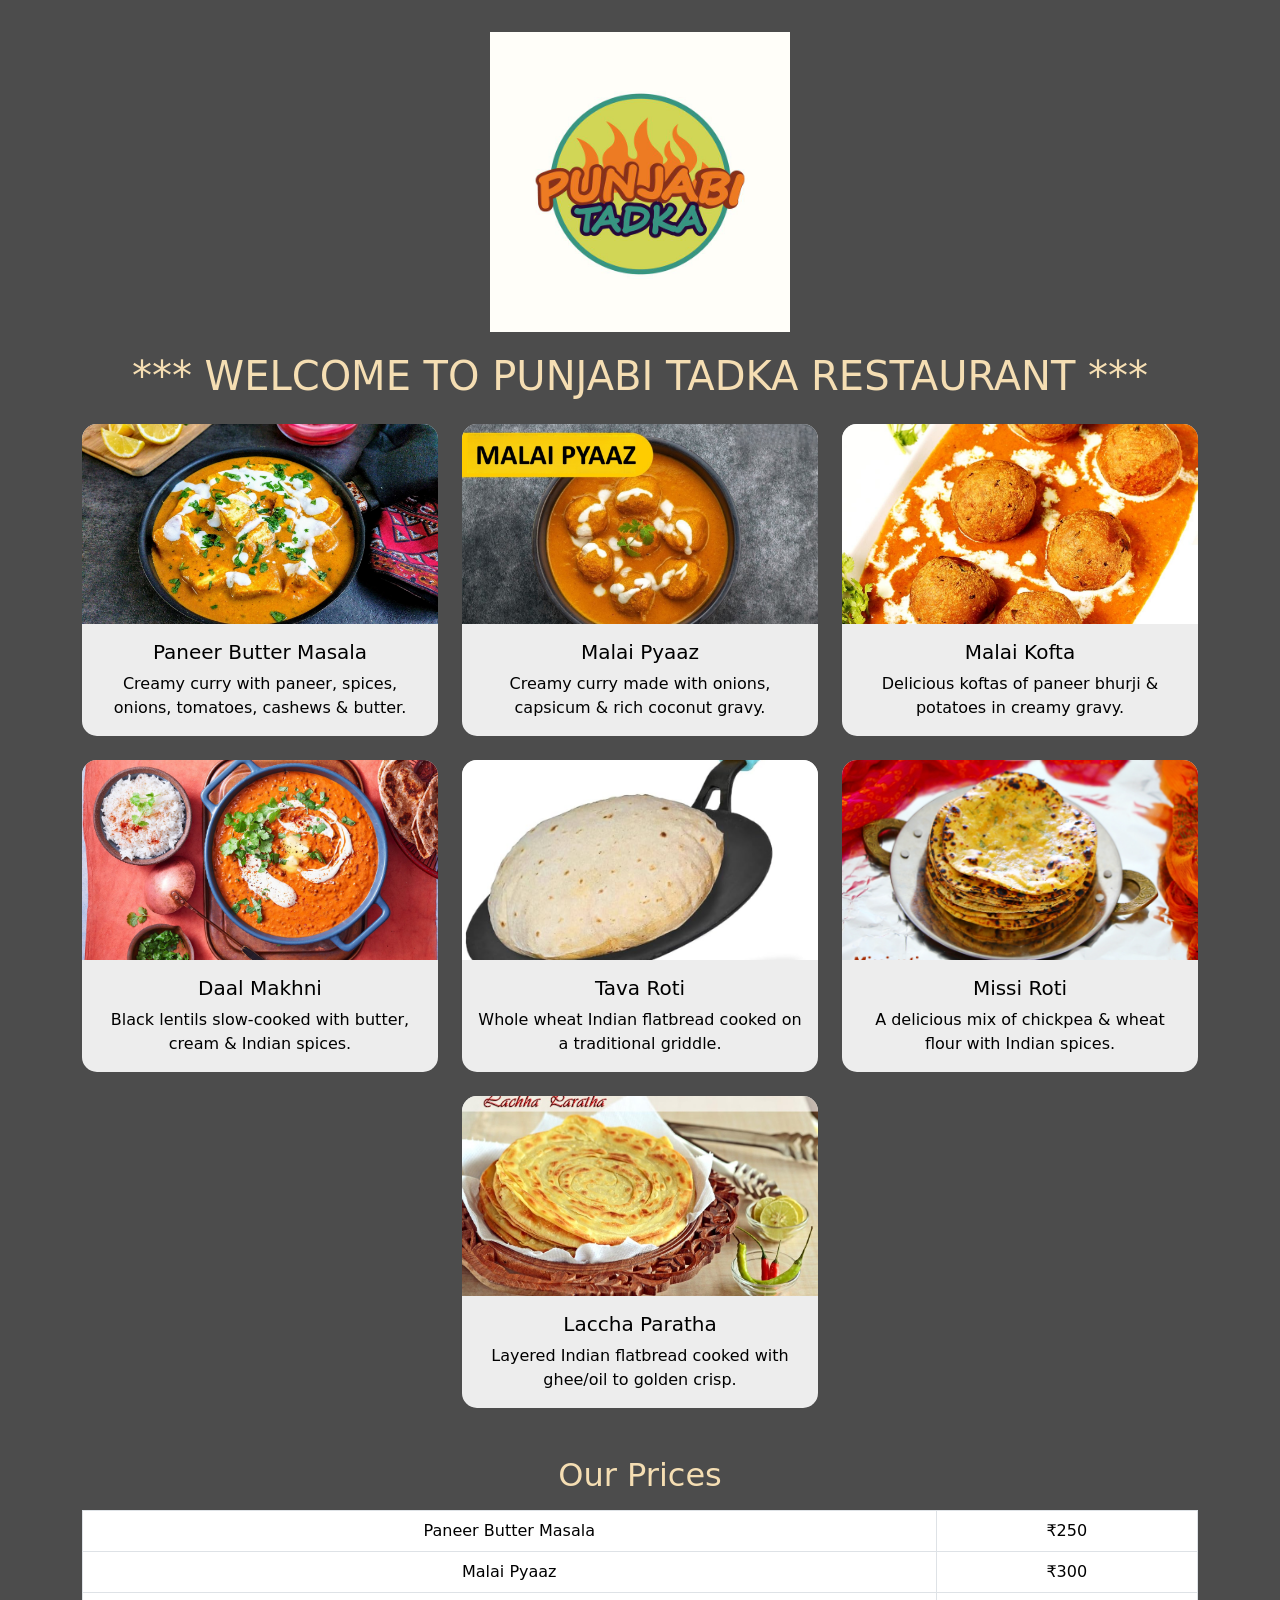
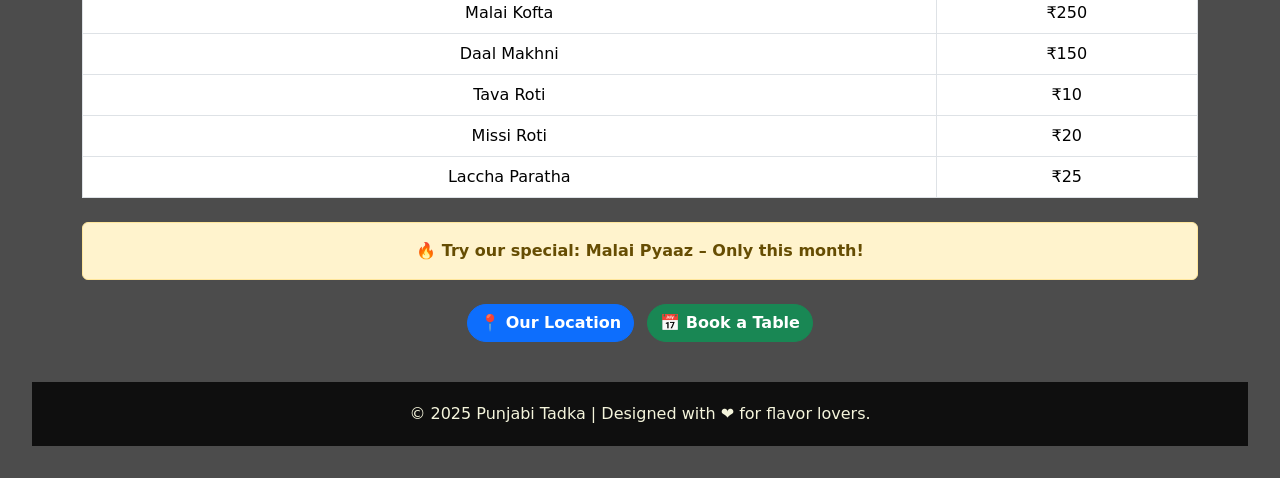
<file: practice.html>
<!DOCTYPE html>
<html lang="en">
<head>
  <meta charset="UTF-8" />
  <meta name="viewport" content="width=device-width, initial-scale=1.0"/>
  <title>Punjabi Tadka Restaurant</title>
  <link href="https://cdn.jsdelivr.net/npm/bootstrap@5.3.3/dist/css/bootstrap.min.css" rel="stylesheet" />
  <style>
    body {
      background-image: url('https://sdmntprwestus.oaiusercontent.com/files/00000000-5968-6230-ae9e-ca2f9cda0f61/raw?se=2025-06-16T05%3A11%3A45Z&sp=r&sv=2024-08-04&sr=b&scid=6d7e5f72-188e-5c65-b852-67a68b2e11f7&skoid=61180a4f-34a9-42b7-b76d-9ca47d89946d&sktid=a48cca56-e6da-484e-a814-9c849652bcb3&skt=2025-06-15T20%3A55%3A53Z&ske=2025-06-16T20%3A55%3A53Z&sks=b&skv=2024-08-04&sig=P0o3CA/96z%2BJI4RCOCjBUetEhB23xW/pkpEkltQrw1E%3D');
      background-size: cover;
      background-attachment: fixed;
      background-position: center;
      color: #fff;
    }

    .overlay {
      background-color: rgba(0, 0, 0, 0.7);
      min-height: 100vh;
      padding: 2rem;
    }

    .logo {
      width: 300px;
      max-width: 100%;
      margin-bottom: 20px;
    }

    .card {
      background-color: rgba(255, 255, 255, 0.9);
      border: none;
      border-radius: 15px;
      color: #000;
    }

    .card-img-top {
      border-top-left-radius: 15px;
      border-top-right-radius: 15px;
      height: 200px;
      object-fit: cover;
    }

    .table {
      background-color: rgba(255, 255, 255, 0.95);
      color: #000;
    }

    footer {
      margin-top: 40px;
      padding: 20px;
      background: rgba(0, 0, 0, 0.8);
      color: #f5f5dc;
    }

    .btn-primary, .btn-success {
      font-weight: bold;
      border-radius: 30px;
    }

    h1, h2 {
      color: #f5deb3;
    }
  </style>
</head>
<body>
  <div class="overlay">
    <div class="container text-center">
      <img src="logo.jpg" alt="Punjabi Tadka Logo" class="logo" />
      <h1 class="mb-4">*** WELCOME TO PUNJABI TADKA RESTAURANT ***</h1>

      <div class="row g-4">
        <div class="col-md-6 col-lg-4">
          <div class="card">
            <img src="pbm.jpg" class="card-img-top" alt="Paneer Butter Masala">
            <div class="card-body">
              <h5 class="card-title">Paneer Butter Masala</h5>
              <p class="card-text">Creamy curry with paneer, spices, onions, tomatoes, cashews & butter.</p>
            </div>
          </div>
        </div>
        <div class="col-md-6 col-lg-4">
          <div class="card">
            <img src="mp.jpg" class="card-img-top" alt="Malai Pyaaz">
            <div class="card-body">
              <h5 class="card-title">Malai Pyaaz</h5>
              <p class="card-text">Creamy curry made with onions, capsicum & rich coconut gravy.</p>
            </div>
          </div>
        </div>
        <div class="col-md-6 col-lg-4">
          <div class="card">
            <img src="mk.jpg" class="card-img-top" alt="Malai Kofta">
            <div class="card-body">
              <h5 class="card-title">Malai Kofta</h5>
              <p class="card-text">Delicious koftas of paneer bhurji & potatoes in creamy gravy.</p>
            </div>
          </div>
        </div>
        <div class="col-md-6 col-lg-4">
          <div class="card">
            <img src="dm.jpg" class="card-img-top" alt="Daal Makhni">
            <div class="card-body">
              <h5 class="card-title">Daal Makhni</h5>
              <p class="card-text">Black lentils slow-cooked with butter, cream & Indian spices.</p>
            </div>
          </div>
        </div>
        <div class="col-md-6 col-lg-4">
          <div class="card">
            <img src="tr.jpg" class="card-img-top" alt="Tava Roti">
            <div class="card-body">
              <h5 class="card-title">Tava Roti</h5>
              <p class="card-text">Whole wheat Indian flatbread cooked on a traditional griddle.</p>
            </div>
          </div>
        </div>
        <div class="col-md-6 col-lg-4">
          <div class="card">
            <img src="mr.jpg" class="card-img-top" alt="Missi Roti">
            <div class="card-body">
              <h5 class="card-title">Missi Roti</h5>
              <p class="card-text">A delicious mix of chickpea & wheat flour with Indian spices.</p>
            </div>
          </div>
        </div>
        <div class="col-md-6 col-lg-4 mx-auto">
          <div class="card">
            <img src="lp.jpg" class="card-img-top" alt="Laccha Paratha">
            <div class="card-body">
              <h5 class="card-title">Laccha Paratha</h5>
              <p class="card-text">Layered Indian flatbread cooked with ghee/oil to golden crisp.</p>
            </div>
          </div>
        </div>
      </div>

      <h2 class="mt-5">Our Prices</h2>
      <table class="table table-bordered mt-3">
        <tbody>
          <tr><td>Paneer Butter Masala</td><td>₹250</td></tr>
          <tr><td>Malai Pyaaz</td><td>₹300</td></tr>
          <tr><td>Malai Kofta</td><td>₹250</td></tr>
          <tr><td>Daal Makhni</td><td>₹150</td></tr>
          <tr><td>Tava Roti</td><td>₹10</td></tr>
          <tr><td>Missi Roti</td><td>₹20</td></tr>
          <tr><td>Laccha Paratha</td><td>₹25</td></tr>
        </tbody>
      </table>

      <div class="alert alert-warning mt-4 fw-bold">
        🔥 Try our special: <strong>Malai Pyaaz</strong> – Only this month!
      </div>

      <div class="mt-4">
        <a href="location.html" class="btn btn-primary me-2">📍 Our Location</a>
        <a href="booking.html" class="btn btn-success">📅 Book a Table</a>
      </div>
    </div>

    <footer class="text-center">
      © 2025 Punjabi Tadka | Designed with ❤️ for flavor lovers.
    </footer>
  </div>
</body>
</html>
</file>
<file: styles.css>
/* ===========================
   PUNJABI TADKA VIBRANT THEME
   =========================== */

:root{
  /* Vibrant Indian Spice Palette */
  --spice-red: #e63946;
  --spice-dark: #b22c36;

  --sun-orange: #ff7f1f;
  --sun-yellow: #f9c80e;

  --royal-purple: #6a00f4;
  --royal-deep: #3b0094;

  --mint-green: #1dd3b0;
  --mint-dark: #0d9e84;

  --background-top: #fff3e6;
  --background-bottom: #ffe2d1;

  --card-bg: rgba(255,255,255,0.85);
  --radius: 18px;

/* BODY WITH RICH BACKDROP */
/* ===========================
   FULLSCREEN DESERT BACKGROUND
   =========================== */
body{
  margin:0;
  font-family:Arial, sans-serif;
  min-height:100vh;
  display:flex;
  align-items:center;
  justify-content:center;
  position:relative;
  overflow-x:hidden;

  /* Background image */
  background: url("bg.png") center/cover no-repeat fixed;
}

/* soft dark gradient overlay */
body::after{
  content:"";
  position:fixed;
  inset:0;
  background: linear-gradient(
      180deg,
      rgba(0,0,0,0.35),
      rgba(0,0,0,0.60)
  );
  z-index:-1;
}

/* floating movement effect (parallax zoom) */
@keyframes bgZoom {
  0% { transform: scale(1); }
  100% { transform: scale(1.06); }
}
body{
  animation:bgZoom 18s ease-in-out infinite alternate;
}


/* Container */
.container{
  max-width:1000px;
  width:100%;
  padding:24px;
  text-align:center;
}

/* HEADER */
.logo{
  width:160px;
  border-radius:18px;
  animation: logoPop 3s infinite ease-in-out;
}
@keyframes logoPop {
  0% { transform:scale(1); filter:drop-shadow(0 4px 12px rgba(255,128,0,0.2)); }
  50% { transform:scale(1.05); filter:drop-shadow(0 10px 22px rgba(255,128,0,0.35)); }
  100% { transform:scale(1); filter:drop-shadow(0 4px 12px rgba(255,128,0,0.2)); }
}

.brand-name{
  font-size:30px;
  font-weight:900;
  background: linear-gradient(90deg, var(--spice-red), var(--sun-orange));
  -webkit-background-clip: text;
  background-clip: text;
  color: transparent;
}
.brand-sub{
  font-size:14px;
  color:#333;
}

/* HERO CARD */
.hero{
  background: var(--card-bg);
  padding:40px;
  border-radius:var(--radius);
  box-shadow:0 25px 60px rgba(0,0,0,0.13);
  backdrop-filter: blur(8px);
}
.hero-title{
  font-size:26px;
  margin:0 0 12px 0;
  background: linear-gradient(90deg, #d7004c, #ff8c21);
  background-clip: text;
  -webkit-background-clip: text;
  color:transparent;
  font-weight:800;
}
}

.hero-sub{
  color:#444;
  margin:0 auto 22px;
  max-width:60ch;
}

/* BUTTON BASE */
.buttons{
  display:flex;
  flex-direction: row;
  justify-content: center;
  align-items: center;
  gap: 20px;
  flex-wrap: nowrap;   /* ❗ prevents moving to next line */
  margin-top: 20px;
}
.btn{
  position:relative;
  display:inline-block;
  padding:14px 28px;
  font-size:16px;
  font-weight:700;
  border:none;
  border-radius:12px;
  cursor:pointer;
  overflow:hidden;
  transition: all .3s ease;
  min-width:180px;
}
/* PRIMARY BUTTON — orange + purple glow */
.btn-primary{
  background: linear-gradient(90deg, var(--sun-orange), var(--spice-red));
  color:white;
  box-shadow:0 12px 30px rgba(200,50,20,0.35);
}
.btn-primary::after{
  content:"";
  position:absolute;
  inset:0;
  background: linear-gradient(90deg, rgba(255,255,255,0.3), transparent);
  transform: translateX(-110%);
  transition: transform .5s ease;
}
.btn-primary:hover{
  transform:translateY(-4px) scale(1.03);
  box-shadow:0 22px 45px rgba(200,50,20,0.45);
}
.btn-primary:hover::after{
  transform:translateX(0);
}

/* SECONDARY — mint green + purple outline morph */
.btn-secondary{
  background:white;
  border:3px solid var(--royal-purple);
  color:var(--royal-purple);
}
.btn-secondary:hover{
  background: linear-gradient(90deg, var(--mint-green), var(--mint-dark));
  color:white;
  border-color:transparent;
  box-shadow:0 16px 36px rgba(26,180,150,0.35);
  transform:translateY(-4px);
}

/* MODAL */
.modal{
  position: fixed;
  inset:0;
  display:flex;
  align-items:center;
  justify-content:center;
  pointer-events:none;
  opacity:0;
  transition:opacity .35s ease;
}
.modal.open{
  opacity:1;
  pointer-events:auto;
}

/* Backdrop */
.modal-backdrop{
  position:absolute;
  inset:0;
  background:rgba(0,0,0,0.45);
  backdrop-filter:blur(4px);
}

/* Modal panel with slide + glow */
.modal-panel{
  position:relative;
  background:white;
  padding:26px;
  border-radius:16px;
  width:100%;
  max-width:420px;
  transform:translateY(40px) scale(.95);
  opacity:0;
  transition: all .4s cubic-bezier(.2,.9,.2,1);
  box-shadow:0 28px 70px rgba(0,0,0,0.3),
             0 0 20px rgba(255,145,0,0.25);
}
.modal.open .modal-panel{
  transform:translateY(0) scale(1);
  opacity:1;
}

/* Modal close */
.modal-close{
  position:absolute;
  right:14px;
  top:14px;
  background:transparent;
  border:none;
  font-size:18px;
  cursor:pointer;
}

/* Form */
.catering-form label{
  font-weight:700;
  margin:10px 0 6px;
  display:block;
}

.catering-form input,
.catering-form textarea{
  width:100%;
  padding:12px;
  border-radius:12px;
  border:1px solid #ddd;
  margin-bottom:12px;
  background:white;
}

.btn.full{
  width:100%;
}

.btn-ghost{
  background:#f1f1f1;
  border:1px solid #ccc;
  color:#444;
}
.btn-ghost:hover{
  background:#e7e7e7;
  transform:translateY(-3px);
}

/* RESPONSIVE */
@media(max-width:700px){
  .logo{width:130px;}
  .hero-title{font-size:22px;}
  .btn{min-width:150px;}
}
</file>
